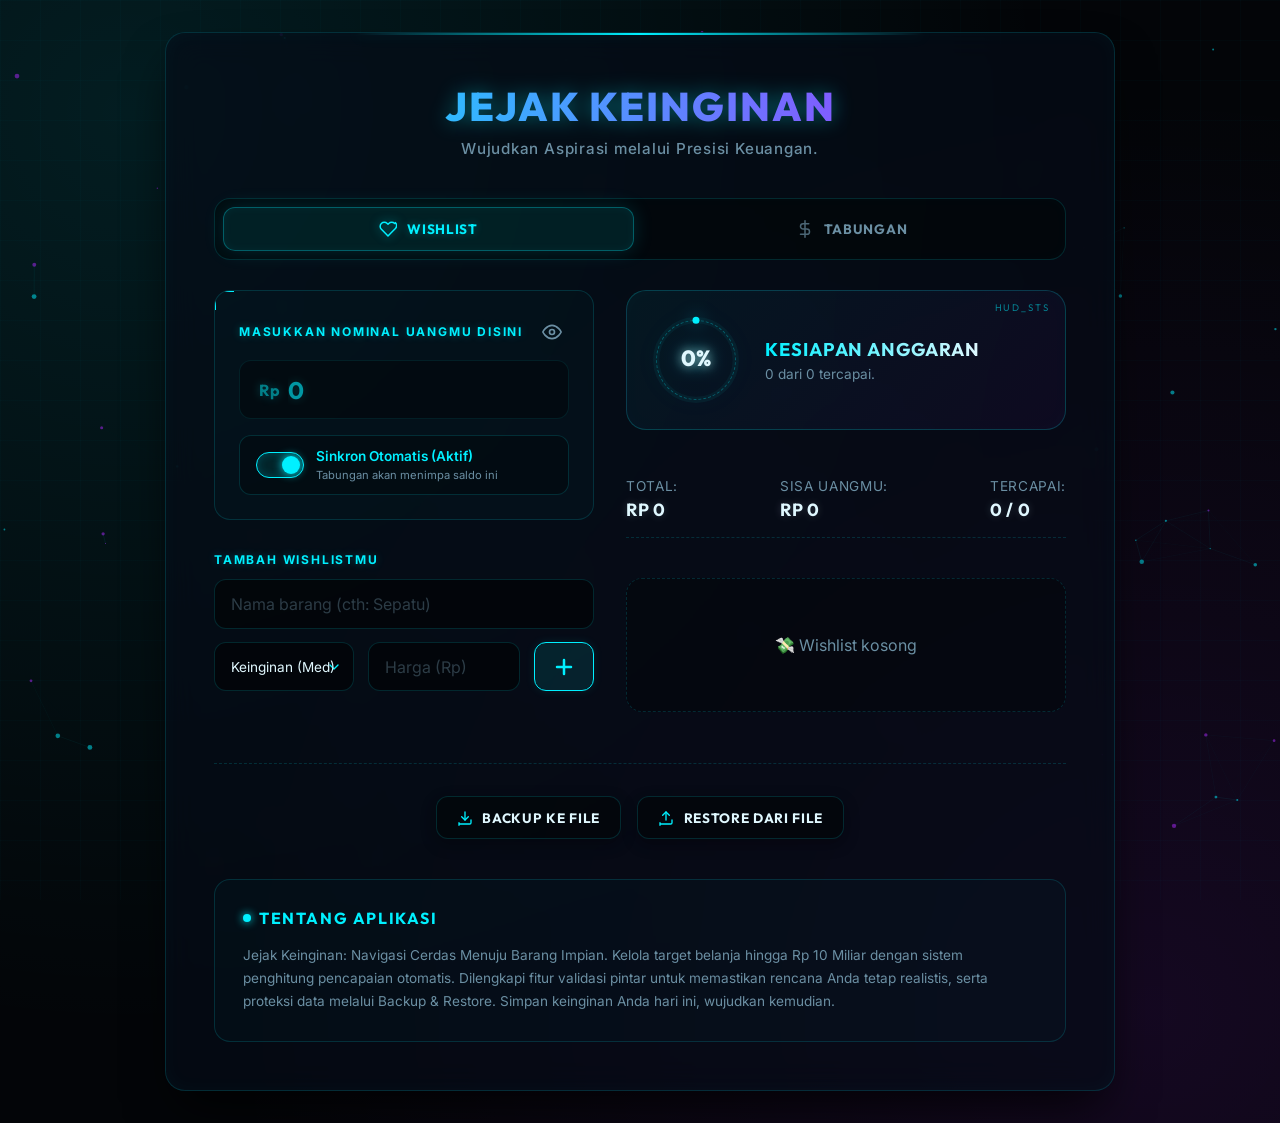
<file: index.html>
<!DOCTYPE html>
<html lang="en">

<head>
    <meta charset="UTF-8">
    <meta name="viewport" content="width=device-width, initial-scale=1.0">
    <title>Jejak Keinginan</title>
    <link rel="icon" type="image/png" href="favicon.png">
    <!-- Google Fonts -->
    <link rel="preconnect" href="https://fonts.googleapis.com">
    <link rel="preconnect" href="https://fonts.gstatic.com" crossorigin>
    <link
        href="https://fonts.googleapis.com/css2?family=Inter:wght@400;600;700;800&family=Outfit:wght@500;700&display=swap"
        rel="stylesheet">
    <link rel="stylesheet" href="style.css">
</head>

<body>
    <canvas id="particleCanvas"></canvas>
    <div class="container">
        <header>
            <h1>Jejak Keinginan</h1>
            <p class="subtitle">Wujudkan Aspirasi melalui Presisi Keuangan.</p>
        </header>

        <nav class="tab-nav">
        <a href="index.html" class="tab-btn active">
            <svg width="18" height="18" viewBox="0 0 24 24" fill="none" stroke="currentColor" stroke-width="2"
                stroke-linecap="round" stroke-linejoin="round">
                <path
                    d="M20.84 4.61a5.5 5.5 0 0 0-7.78 0L12 5.67l-1.06-1.06a5.5 5.5 0 0 0-7.78 7.78l1.06 1.06L12 21.23l8.84-8.84 1.06-1.06a5.5 5.5 0 0 0 0-7.78z">
                </path>
            </svg>
            Wishlist
        </a>
        <a href="tabungan.html" class="tab-btn">
            <svg width="18" height="18" viewBox="0 0 24 24" fill="none" stroke="currentColor" stroke-width="2"
                stroke-linecap="round" stroke-linejoin="round">
                <line x1="12" y1="1" x2="12" y2="23"></line>
                <path d="M17 5H9.5a3.5 3.5 0 0 0 0 7h5a3.5 3.5 0 0 1 0 7H6"></path>
            </svg>
            Tabungan
        </a>
    </nav>

    <main id="tab-wishlist" class="dashboard-layout">
        <div class="panel-left">
            <section class="budget-section">
            <div class="budget-header">
                <label class="label" for="budgetInput">Masukkan Nominal Uangmu Disini</label>
                <button id="toggleVisibility" class="btn-toggle" title="Tampilkan/Sembunyikan Nominal">
                    <svg id="eyeIcon" width="20" height="20" viewBox="0 0 24 24" fill="none" stroke="currentColor"
                        stroke-width="2" stroke-linecap="round" stroke-linejoin="round">
                        <!-- Path will be handled by JS -->
                    </svg>
                </button>
            </div>
            <div class="input-wrapper">
                <span class="currency-prefix">Rp</span>
                <input type="text" id="budgetInput" placeholder="0">
            </div>
            <div class="sync-control" style="margin-top: 16px; display: flex; align-items: center; gap: 12px; background: rgba(3, 5, 8, 0.4); padding: 12px 16px; border-radius: 12px; border: 1px solid var(--border);">
                <label class="switch">
                    <input type="checkbox" id="syncToggle" checked>
                    <span class="slider"></span>
                </label>
                <div style="display: flex; flex-direction: column;">
                    <span id="syncLabel" style="font-size: 0.85rem; font-weight: 600; color: var(--primary);">Sinkron Otomatis</span>
                    <span id="syncSubtext" style="font-size: 0.70rem; color: var(--text-muted); margin-top: 4px;">Tabungan akan menimpa saldo ini</span>
                </div>
            </div>
        </section>

        <section class="add-section">
            <label class="label">Tambah Wishlistmu</label>
            <div class="add-item-form">
                <input type="text" id="itemNameInput" placeholder="Nama barang (cth: Sepatu)">
                <div class="input-group">
                    <select id="itemPriorityInput" class="priority-select">
                        <option value="1">Utilitas (Low)</option>
                        <option value="2" selected>Keinginan (Med)</option>
                        <option value="3">Prioritas (High)</option>
                    </select>
                    <input type="text" id="itemPriceInput" placeholder="Harga (Rp)">
                    <button id="addItemBtn" class="btn-add">
                        <svg width="24" height="24" viewBox="0 0 24 24" fill="none" stroke="currentColor"
                            stroke-width="2.5" stroke-linecap="round" stroke-linejoin="round">
                            <line x1="12" y1="5" x2="12" y2="19"></line>
                            <line x1="5" y1="12" x2="19" y2="12"></line>
                        </svg>
                    </button>
                </div>
            </div>
        </section>
        </div>

        <div class="panel-right">
            <section class="list-section">
            <div class="progress-section">
                <div class="progress-visual">
                    <svg viewBox="0 0 36 36" class="circular-chart">
                        <defs>
                            <linearGradient id="progressGradient" x1="0%" y1="0%" x2="100%" y2="100%">
                                <stop offset="0%" stop-color="#00f0ff" />
                                <stop offset="100%" stop-color="#b026ff" />
                            </linearGradient>
                        </defs>
                        <path class="circle-bg"
                            d="M18 2.0845 a 15.9155 15.9155 0 0 1 0 31.831 a 15.9155 15.9155 0 0 1 0 -31.831" />
                        <path id="progressCircle" class="circle" stroke-dasharray="0, 100"
                            d="M18 2.0845 a 15.9155 15.9155 0 0 1 0 31.831 a 15.9155 15.9155 0 0 1 0 -31.831" />
                        <text x="18" y="20.35" class="percentage" id="progressText">0%</text>
                    </svg>
                </div>
                <div class="progress-info">
                    <h4>Kesiapan Anggaran</h4>
                    <p id="progressSubtext">Belum ada target yang tercapai.</p>
                </div>
            </div>

            <div class="wishlist-summary">
                <div class="summary-item">Total: <br><b id="totalCost">Rp 0</b></div>
                <div class="summary-item">Sisa Uangmu: <br><b id="remainingBudget">Rp 0</b></div>
                <div class="summary-item">Tercapai: <br><b id="achievedCount">0 / 0</b></div>
            </div>

            <div id="wishlistItems" class="wishlist-items">
                <!-- Items will be injected here by JS -->
            </div>
        </section>
        </div>
    </main>

    <!-- Data Management Section -->
    <section class="management-section">
        <div class="management-buttons">
            <button id="downloadBtn" class="btn-secondary">
                <svg width="16" height="16" viewBox="0 0 24 24" fill="none" stroke="currentColor" stroke-width="2"
                    stroke-linecap="round" stroke-linejoin="round">
                    <path d="M21 15v4a2 2 0 0 1-2 2H5a2 2 0 0 1-2-2v4"></path>
                    <polyline points="7 10 12 15 17 10"></polyline>
                    <line x1="12" y1="15" x2="12" y2="3"></line>
                </svg>
                Backup ke File
            </button>
            <button id="uploadBtn" class="btn-secondary">
                <svg width="16" height="16" viewBox="0 0 24 24" fill="none" stroke="currentColor" stroke-width="2"
                    stroke-linecap="round" stroke-linejoin="round">
                    <path d="M21 15v4a2 2 0 0 1-2 2H5a2 2 0 0 1-2-2v4"></path>
                    <polyline points="17 8 12 3 7 8"></polyline>
                    <line x1="12" y1="3" x2="12" y2="15"></line>
                </svg>
                Restore dari File
            </button>
            <input type="file" id="fileInput" accept=".json" style="display: none;">
        </div>
    </section>

    <!-- Tentang Section -->
    <section class="about-section">
        <h3>Tentang Aplikasi</h3>
        <p>Jejak Keinginan: Navigasi Cerdas Menuju Barang Impian.
            Kelola target belanja hingga Rp 10 Miliar dengan sistem penghitung pencapaian otomatis. Dilengkapi fitur
            validasi pintar untuk memastikan rencana Anda tetap realistis, serta proteksi data melalui Backup & Restore.
            Simpan keinginan Anda hari ini, wujudkan kemudian.</p>
    </section>
    </div>

    <script src="script.js"></script>
</body>

</html>
</file>
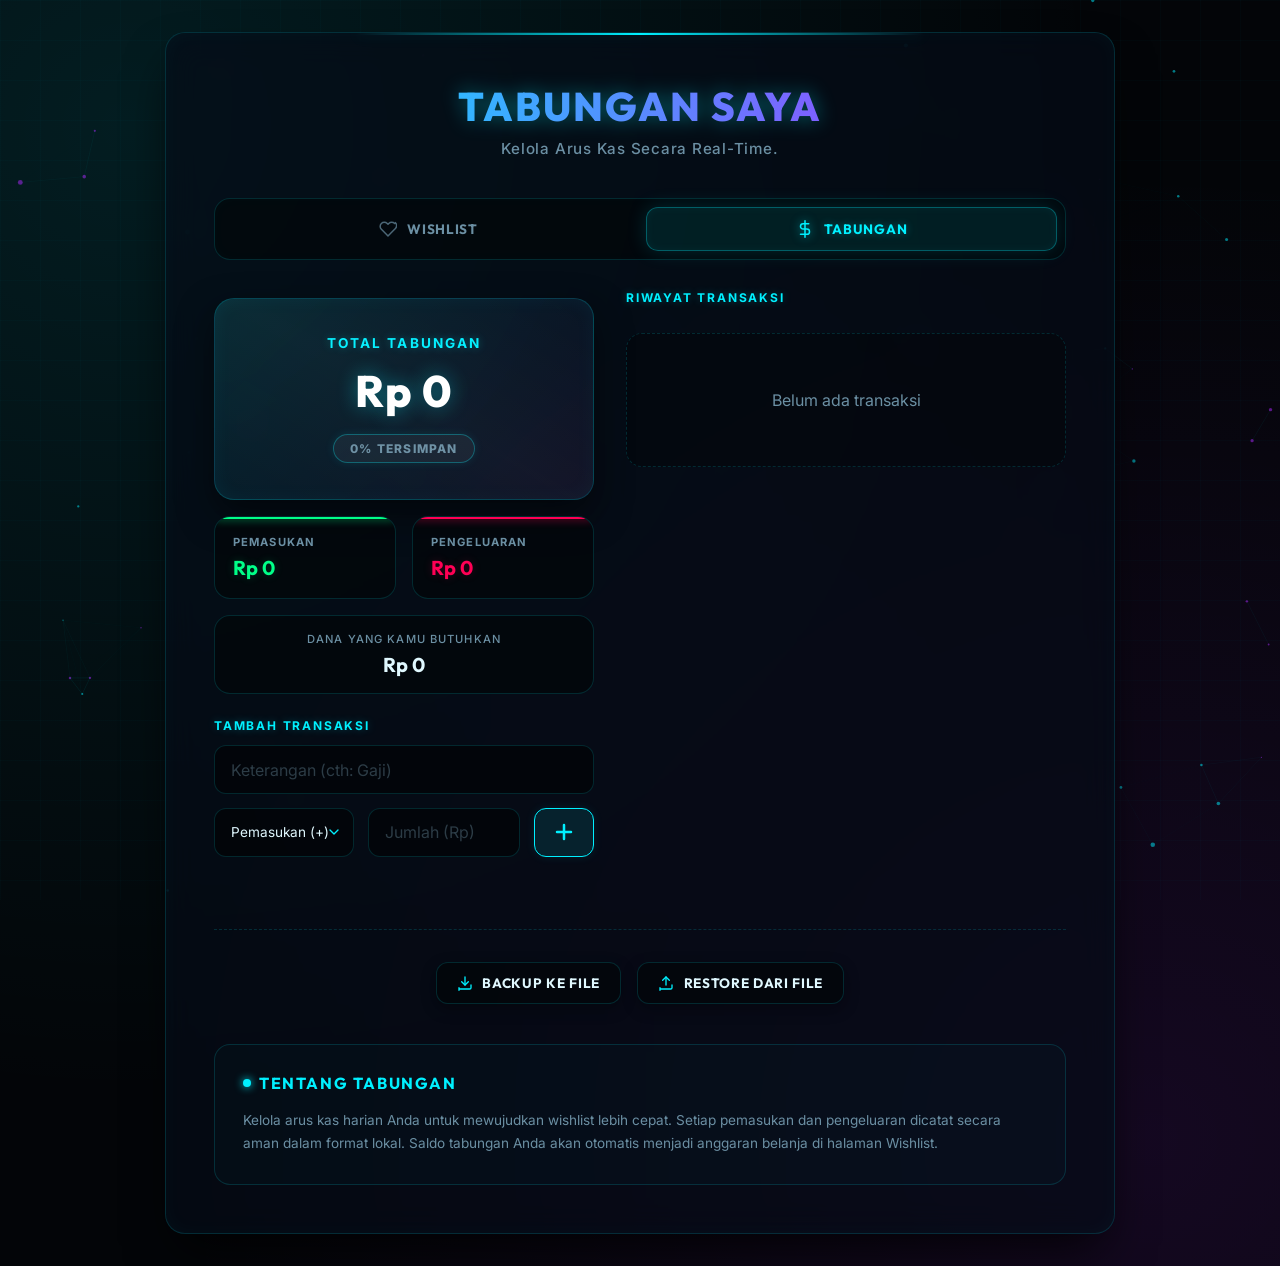
<file: tabungan.html>
<!DOCTYPE html>
<html lang="en">
<head>
    <meta charset="UTF-8">
    <meta name="viewport" content="width=device-width, initial-scale=1.0">
    <title>Tabungan - Jejak Keinginan</title>
    <link rel="icon" type="image/png" href="favicon.png">
    <!-- Google Fonts -->
    <link rel="preconnect" href="https://fonts.googleapis.com">
    <link rel="preconnect" href="https://fonts.gstatic.com" crossorigin>
    <link href="https://fonts.googleapis.com/css2?family=Inter:wght@400;600;700;800&family=Outfit:wght@500;700&display=swap" rel="stylesheet">
    <link rel="stylesheet" href="style.css">
</head>
<body>
    <canvas id="particleCanvas"></canvas>
    <div class="container">
        <header>
            <h1>Tabungan Saya</h1>
            <p class="subtitle">Kelola Arus Kas Secara Real-Time.</p>
        </header>

        <nav class="tab-nav">
            <a href="index.html" class="tab-btn">
                <svg width="18" height="18" viewBox="0 0 24 24" fill="none" stroke="currentColor" stroke-width="2" stroke-linecap="round" stroke-linejoin="round"><path d="M20.84 4.61a5.5 5.5 0 0 0-7.78 0L12 5.67l-1.06-1.06a5.5 5.5 0 0 0-7.78 7.78l1.06 1.06L12 21.23l8.84-8.84 1.06-1.06a5.5 5.5 0 0 0 0-7.78z"></path></svg>
                Wishlist
            </a>
            <a href="tabungan.html" class="tab-btn active">
                <svg width="18" height="18" viewBox="0 0 24 24" fill="none" stroke="currentColor" stroke-width="2" stroke-linecap="round" stroke-linejoin="round"><line x1="12" y1="1" x2="12" y2="23"></line><path d="M17 5H9.5a3.5 3.5 0 0 0 0 7h5a3.5 3.5 0 0 1 0 7H6"></path></svg>
                Tabungan
            </a>
        </nav>

        <main id="tab-tabungan" class="dashboard-layout">
            <div class="panel-left">
                <section class="savings-dashboard">
                <div class="balance-card">
                    <span class="label">Total Tabungan</span>
                    <h2 id="totalSavings">Rp 0</h2>
                    <div class="savings-rate" id="savingsRateBadge">0% Tersimpan</div>
                </div>
                <div class="savings-stats">
                    <div class="stat-box income">
                        <span>Pemasukan</span>
                        <b id="totalIncome">Rp 0</b>
                    </div>
                    <div class="stat-box expense">
                        <span>Pengeluaran</span>
                        <b id="totalExpense">Rp 0</b>
                    </div>
                </div>
                <div class="savings-stats" style="margin-top: 16px; grid-template-columns: 1fr;">
                    <div class="stat-box" style="display: flex; justify-content: space-between; align-items: center; padding: 16px 20px;">
                        <span style="font-weight: 500;">Dana yang kamu butuhkan</span>
                        <b id="netRemaining" style="font-size: 1.25rem;">Rp 0</b>
                    </div>
                </div>
            </section>

            <section class="add-section">
                <label class="label">Tambah Transaksi</label>
                <div class="add-item-form trans-form">
                    <input type="text" id="transNameInput" placeholder="Keterangan (cth: Gaji)">
                    <div class="input-group">
                        <select id="transTypeInput" class="priority-select">
                            <option value="income">Pemasukan (+)</option>
                            <option value="expense">Pengeluaran (-)</option>
                        </select>
                        <input type="text" id="transAmountInput" placeholder="Jumlah (Rp)">
                        <button id="addTransBtn" class="btn-add">
                            <svg width="24" height="24" viewBox="0 0 24 24" fill="none" stroke="currentColor" stroke-width="2.5" stroke-linecap="round" stroke-linejoin="round"><line x1="12" y1="5" x2="12" y2="19"></line><line x1="5" y1="12" x2="19" y2="12"></line></svg>
                        </button>
                    </div>
                </div>
            </section>
            </div>

            <div class="panel-right">
                <section class="history-section">
                <label class="label">Riwayat Transaksi</label>
                <div id="savingsItems" class="wishlist-items">
                    <!-- Transactions will be injected here by JS -->
                </div>
            </section>
            </div>
        </main>

        <!-- Data Management Section -->
        <section class="management-section">
            <div class="management-buttons">
                <button id="downloadBtn" class="btn-secondary">
                    <svg width="16" height="16" viewBox="0 0 24 24" fill="none" stroke="currentColor" stroke-width="2" stroke-linecap="round" stroke-linejoin="round"><path d="M21 15v4a2 2 0 0 1-2 2H5a2 2 0 0 1-2-2v4"></path><polyline points="7 10 12 15 17 10"></polyline><line x1="12" y1="15" x2="12" y2="3"></line></svg>
                    Backup ke File
                </button>
                <button id="uploadBtn" class="btn-secondary">
                    <svg width="16" height="16" viewBox="0 0 24 24" fill="none" stroke="currentColor" stroke-width="2" stroke-linecap="round" stroke-linejoin="round"><path d="M21 15v4a2 2 0 0 1-2 2H5a2 2 0 0 1-2-2v4"></path><polyline points="17 8 12 3 7 8"></polyline><line x1="12" y1="3" x2="12" y2="15"></line></svg>
                    Restore dari File
                </button>
                <input type="file" id="fileInput" accept=".json" style="display: none;">
            </div>
        </section>

        <!-- Tentang Section -->
        <section class="about-section">
            <h3>Tentang Tabungan</h3>
            <p>Kelola arus kas harian Anda untuk mewujudkan wishlist lebih cepat. Setiap pemasukan dan pengeluaran dicatat secara aman dalam format lokal. Saldo tabungan Anda akan otomatis menjadi anggaran belanja di halaman Wishlist.</p>
        </section>
    </div>

    <script src="script.js"></script>
</body>
</html>
</file>
<file: style.css>
:root {
    --primary: #00f0ff; /* Neon Cyan */
    --primary-hover: #00d0dd;
    --bg-dark: #030508; /* Void Black */
    --card-bg: rgba(7, 12, 23, 0.7); /* Deep Glass */
    --text-main: #e0f8ff; /* Ice White */
    --text-muted: #6b8fa3; /* Muted Cyber Blue */
    --success: #00ff88; /* Neon Green */
    --danger: #ff0055; /* Neon Pink/Red */
    --accent: #b026ff; /* Electric Purple */
    --border: rgba(0, 240, 255, 0.15);
    --border-hover: rgba(0, 240, 255, 0.4);
    
    --priority-high: #ff0055;
    --priority-med: #ffb800;
    --priority-low: #6b8fa3;

    --glow-shadow: 0 0 15px rgba(0, 240, 255, 0.15);
    --glow-accent: 0 0 20px rgba(176, 38, 255, 0.2);
    --glow-text: 0 0 8px rgba(0, 240, 255, 0.5);
}

.negative {
    color: var(--danger) !important;
    text-shadow: 0 0 8px rgba(255, 0, 85, 0.5);
}

* {
    margin: 0;
    padding: 0;
    box-sizing: border-box;
    font-family: 'Inter', system-ui, -apple-system, sans-serif;
}

/* Futuristic grid overlay */
body::before {
    content: "";
    position: fixed;
    top: 0; left: 0; right: 0; bottom: 0;
    background: 
        linear-gradient(rgba(0, 240, 255, 0.02) 1px, transparent 1px),
        linear-gradient(90deg, rgba(0, 240, 255, 0.02) 1px, transparent 1px);
    background-size: 40px 40px;
    z-index: -1;
    pointer-events: none;
}

#particleCanvas {
    position: fixed;
    top: 0;
    left: 0;
    width: 100vw;
    height: 100vh;
    z-index: -2;
    pointer-events: none;
}

/* Improved base responsiveness */
body {
    background-color: var(--bg-dark);
    color: var(--text-main);
    min-height: 100vh;
    display: flex;
    justify-content: center;
    align-items: flex-start;
    padding: 2rem 1rem;
    background-image: 
        radial-gradient(circle at 10% 10%, rgba(0, 240, 255, 0.1) 0%, transparent 60%),
        radial-gradient(circle at 90% 90%, rgba(176, 38, 255, 0.1) 0%, transparent 60%);
    overflow-x: hidden;
}

.container {
    width: 100%;
    max-width: 600px;
    background: var(--card-bg);
    backdrop-filter: blur(16px);
    -webkit-backdrop-filter: blur(16px);
    border: 1px solid var(--border);
    border-radius: 20px;
    padding: 2.5rem;
    box-shadow: 0 25px 50px -12px rgba(0, 0, 0, 0.8), inset 0 0 20px rgba(0, 240, 255, 0.03);
    margin: 0 auto;
    transition: all 0.3s ease;
    position: relative;
    overflow: hidden;
}

/* Sci-fi top border accent */
.container::after {
    content: "";
    position: absolute;
    top: 0;
    left: 20%;
    right: 20%;
    height: 2px;
    background: linear-gradient(90deg, transparent, var(--primary), transparent);
    box-shadow: var(--glow-shadow);
}

@media (min-width: 800px) {
    .container {
        max-width: 950px;
        padding: 3rem;
    }
}

/* Base Dashboard Layout (Mobile) */
.dashboard-layout {
    display: flex;
    flex-direction: column;
    gap: 0;
}

.panel-left, .panel-right {
    width: 100%;
}

@media (min-width: 800px) {
    /* Side-by-Side Dashboard Layout (Desktop) */
    .dashboard-layout {
        flex-direction: row;
        align-items: flex-start;
        gap: 32px;
    }

    .panel-left {
        flex: 0 0 380px; /* Fixed width side panel */
        position: sticky;
        top: 32px;
    }

    .panel-right {
        flex: 1;
        min-width: 0;
    }
}

header {
    text-align: center;
    margin-bottom: 2.5rem;
}

h1 {
    font-size: 2.5rem;
    font-family: 'Outfit', sans-serif;
    font-weight: 800;
    letter-spacing: 0.05em;
    background: linear-gradient(to right, var(--primary), var(--accent));
    -webkit-background-clip: text;
    background-clip: text;
    -webkit-text-fill-color: transparent;
    margin-bottom: 0.5rem;
    text-transform: uppercase;
    filter: drop-shadow(0 0 10px rgba(0, 240, 255, 0.4));
}

.subtitle {
    color: var(--text-muted);
    font-size: 0.95rem;
    letter-spacing: 0.05em;
    font-weight: 500;
}

.budget-section {
    background: rgba(0, 240, 255, 0.02);
    border: 1px solid var(--border);
    border-radius: 16px;
    padding: 1.5rem;
    margin-bottom: 2rem;
    position: relative;
    overflow: hidden;
}

/* Subtle glowing corner accents for panels */
.budget-section::before {
    content: "";
    position: absolute;
    top: -1px; left: -1px; width: 20px; height: 2px;
    background: var(--primary);
}
.budget-section::after {
    content: "";
    position: absolute;
    top: -1px; left: -1px; width: 2px; height: 20px;
    background: var(--primary);
}

.label {
    display: block;
    font-size: 0.75rem;
    font-weight: 700;
    color: var(--primary);
    margin-bottom: 0.75rem;
    text-transform: uppercase;
    letter-spacing: 0.15em;
    text-shadow: 0 0 8px rgba(0, 240, 255, 0.3);
}

.budget-header {
    display: flex;
    justify-content: space-between;
    align-items: center;
    margin-bottom: 0.75rem;
}

.budget-header .label {
    margin-bottom: 0;
}

.btn-toggle {
    background: transparent;
    border: 1px solid transparent;
    color: var(--text-muted);
    cursor: pointer;
    padding: 0.35rem;
    border-radius: 8px;
    display: flex;
    align-items: center;
    justify-content: center;
    transition: all 0.2s;
}

.btn-toggle:hover {
    color: var(--primary);
    border-color: var(--border);
    background: rgba(0, 240, 255, 0.05);
    box-shadow: var(--glow-shadow);
}

.input-wrapper {
    position: relative;
    display: flex;
    align-items: center;
}

.currency-prefix {
    position: absolute;
    left: 1.25rem;
    color: var(--primary);
    font-weight: 700;
    font-family: 'Outfit', sans-serif;
    letter-spacing: 0.05em;
    text-shadow: var(--glow-text);
}

input, select {
    width: 100%;
    background: rgba(3, 5, 8, 0.8);
    border: 1px solid var(--border);
    border-radius: 12px;
    padding: 0.85rem 1rem;
    color: var(--text-main);
    font-size: 1rem;
    transition: all 0.3s cubic-bezier(0.4, 0, 0.2, 1);
    font-family: inherit;
}

/* Sci-fi focus effects */
input:focus, select:focus {
    outline: none;
    border-color: var(--primary);
    background: rgba(0, 240, 255, 0.03);
    box-shadow: 0 0 15px rgba(0, 240, 255, 0.2), inset 0 0 10px rgba(0, 240, 255, 0.05);
}

input::placeholder {
    color: rgba(107, 143, 163, 0.4);
}

.input-error {
    border-color: var(--danger) !important;
    box-shadow: 0 0 15px rgba(255, 0, 85, 0.3), inset 0 0 10px rgba(255, 0, 85, 0.1) !important;
    animation: glitch 0.3s cubic-bezier(.36,.07,.19,.97) both;
}

@keyframes glitch {
    0% { transform: translate(0) }
    20% { transform: translate(-4px, 2px) }
    40% { transform: translate(4px, -2px) }
    60% { transform: translate(-4px, -2px) }
    80% { transform: translate(4px, 2px) }
    100% { transform: translate(0) }
}

.budget-section input {
    padding-left: 3rem;
    font-size: 1.5rem;
    font-family: 'Outfit', sans-serif;
    font-weight: 700;
    color: var(--primary);
    text-shadow: 0 0 10px rgba(0, 240, 255, 0.3);
}

.add-item-form {
    display: flex;
    flex-direction: column;
    gap: 0.85rem;
    margin-bottom: 2rem;
}

.priority-select {
    color: var(--text-main);
    font-size: 0.85rem;
    cursor: pointer;
    background-image: url("data:image/svg+xml,%3Csvg xmlns='http://www.w3.org/2000/svg' width='24' height='24' viewBox='0 0 24 24' fill='none' stroke='%2300f0ff' stroke-width='2' stroke-linecap='round' stroke-linejoin='round'%3E%3Cpolyline points='6 9 12 15 18 9'%3E%3C/polyline%3E%3C/svg%3E");
    background-repeat: no-repeat;
    background-position: right 0.7rem top 50%;
    background-size: 1rem auto;
    appearance: none;
    -webkit-appearance: none;
}

.priority-select option {
    background: var(--bg-dark);
    color: var(--text-main);
}

.input-group {
    display: grid;
    grid-template-columns: 140px 1fr 60px;
    gap: 0.85rem;
}

.btn-add {
    background: rgba(0, 240, 255, 0.1);
    color: var(--primary);
    border: 1px solid var(--primary);
    border-radius: 12px;
    cursor: pointer;
    font-weight: 600;
    transition: all 0.3s ease;
    display: flex;
    align-items: center;
    justify-content: center;
    box-shadow: 0 0 10px rgba(0, 240, 255, 0.1);
}

.btn-add:hover {
    background: var(--primary);
    color: var(--bg-dark);
    box-shadow: 0 0 20px rgba(0, 240, 255, 0.4);
    transform: translateY(-2px);
}

.btn-add:active {
    transform: translateY(0);
}

.btn-add.editing {
    background: rgba(0, 255, 136, 0.1);
    color: var(--success);
    border-color: var(--success);
    box-shadow: 0 0 10px rgba(0, 255, 136, 0.1);
}
.btn-add.editing:hover {
    background: var(--success);
    color: var(--bg-dark);
    box-shadow: 0 0 20px rgba(0, 255, 136, 0.4);
}

.wishlist-summary {
    display: flex;
    justify-content: space-between;
    padding: 1rem 0;
    border-bottom: 1px dashed var(--border);
    margin-bottom: 1.5rem;
    font-size: 0.85rem;
    color: var(--text-muted);
    text-transform: uppercase;
    letter-spacing: 0.05em;
}

.summary-item b {
    color: var(--text-main);
    font-size: 1.1rem;
    font-family: 'Outfit', sans-serif;
    display: block;
    margin-top: 4px;
    text-shadow: 0 0 8px rgba(224, 248, 255, 0.2);
}

.wishlist-items {
    display: flex;
    flex-direction: column;
    gap: 1rem;
}

/* Progress Section */
.progress-section {
    background: linear-gradient(135deg, rgba(0, 240, 255, 0.05), rgba(176, 38, 255, 0.05));
    border: 1px solid rgba(0, 240, 255, 0.2);
    border-radius: 20px;
    padding: 1.5rem;
    margin-bottom: 2rem;
    display: flex;
    align-items: center;
    gap: 1.5rem;
    position: relative;
    box-shadow: inset 0 0 20px rgba(0, 240, 255, 0.02);
}

.progress-section::before {
    content: "HUD_STS";
    position: absolute;
    top: 10px; right: 15px;
    font-size: 0.6rem;
    color: var(--primary);
    opacity: 0.5;
    letter-spacing: 0.2em;
    font-family: 'Outfit', sans-serif;
}

.progress-visual {
    width: 90px;
    height: 90px;
    position: relative;
}

/* Sci-fi rotating inner ring */
.progress-visual::after {
    content: "";
    position: absolute;
    top: 5px; left: 5px; right: 5px; bottom: 5px;
    border: 1px dashed rgba(0, 240, 255, 0.3);
    border-radius: 50%;
    animation: rotate 15s linear infinite;
    pointer-events: none;
}

@keyframes rotate {
    100% { transform: rotate(360deg); }
}

.circular-chart {
    display: block;
    margin: 0 auto;
    max-width: 100%;
    max-height: 100%;
    filter: drop-shadow(0 0 8px rgba(0, 240, 255, 0.5));
}

.circle-bg {
    fill: none;
    stroke: rgba(0, 240, 255, 0.05);
    stroke-width: 2.5;
}

.circle {
    fill: none;
    stroke: url(#progressGradient);
    stroke: var(--primary);
    stroke-width: 2.8;
    stroke-linecap: round;
    transition: stroke-dasharray 0.8s cubic-bezier(0.175, 0.885, 0.32, 1.275);
}

.percentage {
    fill: var(--text-main);
    font-family: 'Outfit', sans-serif;
    font-size: 0.55rem;
    font-weight: 800;
    text-anchor: middle;
    text-shadow: 0 0 10px rgba(255,255,255,0.5);
}

.progress-info h4 {
    font-size: 1.15rem;
    font-family: 'Outfit', sans-serif;
    font-weight: 700;
    margin-bottom: 0.35rem;
    background: linear-gradient(to right, var(--primary), var(--text-main));
    -webkit-background-clip: text;
    background-clip: text;
    -webkit-text-fill-color: transparent;
    text-transform: uppercase;
    letter-spacing: 0.05em;
}

.progress-info p {
    font-size: 0.85rem;
    color: var(--text-muted);
}

/* Item Cards */
.item-card {
    background: rgba(3, 5, 10, 0.4);
    border: 1px solid var(--border);
    border-radius: 16px;
    padding: 1.25rem;
    display: flex;
    justify-content: space-between;
    align-items: center;
    transition: all 0.3s cubic-bezier(0.4, 0, 0.2, 1);
    animation: slideIn 0.4s cubic-bezier(0.175, 0.885, 0.32, 1.1) forwards;
    gap: 1rem;
    position: relative;
    overflow: hidden;
}

.item-card:hover {
    transform: translateY(-2px) scale(1.01);
    border-color: var(--border-hover);
    box-shadow: 0 10px 20px rgba(0, 0, 0, 0.5), 0 0 15px rgba(0, 240, 255, 0.1);
    background: rgba(0, 240, 255, 0.03);
}

/* Glowing side strip for item cards */
.item-card::before {
    content: "";
    position: absolute;
    left: 0; top: 0; bottom: 0;
    width: 3px;
    background: var(--border);
    transition: all 0.3s ease;
}

.item-card:hover::before {
    background: var(--primary);
    box-shadow: 2px 0 8px var(--primary);
}

@keyframes slideIn {
    from { opacity: 0; transform: translateY(15px); }
    to { opacity: 1; transform: translateY(0); }
}

.item-card.affordable {
    background: rgba(0, 255, 136, 0.03);
    border-color: rgba(0, 255, 136, 0.3);
}

.item-card.affordable::before {
    background: var(--success);
    box-shadow: 2px 0 8px rgba(0, 255, 136, 0.5);
}

.item-card.affordable:hover {
    box-shadow: 0 10px 20px rgba(0, 0, 0, 0.5), 0 0 15px rgba(0, 255, 136, 0.1);
    background: rgba(0, 255, 136, 0.05);
}

.item-info {
    display: flex;
    flex-direction: column;
    flex: 1;
}

.item-progress-container {
    width: 100%;
    height: 6px;
    background: rgba(0, 240, 255, 0.05);
    border-radius: 3px;
    margin-top: 10px;
    overflow: hidden;
    position: relative;
}

.item-progress-bar {
    height: 100%;
    background: linear-gradient(90deg, var(--accent), var(--primary));
    border-radius: 3px;
    transition: width 0.8s cubic-bezier(0.175, 0.885, 0.32, 1.275);
    box-shadow: 0 0 10px rgba(0, 240, 255, 0.5);
}

.affordable .item-progress-bar {
    background: linear-gradient(90deg, #00b35f, var(--success));
    box-shadow: 0 0 10px rgba(0, 255, 136, 0.5);
}

.item-name {
    font-weight: 700;
    font-size: 1.1rem;
    font-family: 'Outfit', sans-serif;
    letter-spacing: 0.02em;
    color: var(--text-main);
}

.item-price {
    font-size: 0.85rem;
    color: var(--text-muted);
    font-family: 'Outfit', sans-serif;
    margin-top: 2px;
}

.priority-badge {
    font-size: 0.6rem;
    font-weight: 800;
    text-transform: uppercase;
    letter-spacing: 0.1em;
    padding: 3px 8px;
    border-radius: 4px;
    margin-bottom: 6px;
    display: inline-block;
    width: fit-content;
    border: 1px solid transparent;
}

.priority-3 { background: rgba(255, 0, 85, 0.1); color: var(--danger); border-color: rgba(255, 0, 85, 0.3); text-shadow: 0 0 5px rgba(255, 0, 85, 0.3); }
.priority-2 { background: rgba(255, 184, 0, 0.1); color: var(--priority-med); border-color: rgba(255, 184, 0, 0.3); text-shadow: 0 0 5px rgba(255, 184, 0, 0.3); }
.priority-1 { background: rgba(107, 143, 163, 0.1); color: var(--text-muted); border-color: rgba(107, 143, 163, 0.3); }

.affordable .item-status {
    color: var(--success);
    font-size: 0.75rem;
    font-weight: 800;
    text-transform: uppercase;
    letter-spacing: 0.1em;
    display: flex;
    align-items: center;
    gap: 0.35rem;
    text-shadow: 0 0 8px rgba(0, 255, 136, 0.4);
}

.item-actions {
    display: flex;
    gap: 0.5rem;
}

.btn-delete {
    background: rgba(255, 0, 85, 0.05);
    border: 1px solid transparent;
    color: var(--danger);
    cursor: pointer;
    padding: 0.5rem;
    border-radius: 8px;
    transition: all 0.2s;
}

.btn-delete:hover {
    background: rgba(255, 0, 85, 0.15);
    border-color: rgba(255, 0, 85, 0.4);
    box-shadow: 0 0 10px rgba(255, 0, 85, 0.2);
    transform: scale(1.05);
}

/* Nav/Tabs */
.tab-nav {
    display: flex;
    gap: 12px;
    margin-bottom: 30px;
    background: rgba(3, 5, 8, 0.6);
    padding: 8px;
    border-radius: 16px;
    border: 1px solid var(--border);
    width: 100%;
    box-shadow: inset 0 0 15px rgba(0, 240, 255, 0.02);
}

.tab-btn {
    flex: 1;
    display: flex;
    align-items: center;
    justify-content: center;
    gap: 10px;
    padding: 12px 16px;
    border: 1px solid transparent;
    background: transparent;
    color: var(--text-muted);
    font-weight: 700;
    font-family: 'Outfit', sans-serif;
    letter-spacing: 0.05em;
    text-transform: uppercase;
    cursor: pointer;
    border-radius: 12px;
    transition: all 0.3s cubic-bezier(0.175, 0.885, 0.32, 1.275);
    text-decoration: none;
    font-size: 0.85rem;
}

.tab-btn svg {
    opacity: 0.7;
    transition: all 0.3s ease;
}

.tab-btn:hover {
    background: rgba(0, 240, 255, 0.05);
    color: var(--text-main);
}

.tab-btn:active {
    transform: scale(0.97);
}

.tab-btn.active {
    background: rgba(0, 240, 255, 0.1);
    border-color: rgba(0, 240, 255, 0.3);
    color: var(--primary);
    box-shadow: 0 0 20px rgba(0, 240, 255, 0.15), inset 0 0 10px rgba(0, 240, 255, 0.05);
    text-shadow: 0 0 8px rgba(0, 240, 255, 0.3);
}

.tab-btn.active svg {
    opacity: 1;
    color: var(--primary);
    filter: drop-shadow(0 0 5px rgba(0, 240, 255, 0.5));
}

.tab-content {
    display: none;
    animation: fadeIn 0.5s cubic-bezier(0.175, 0.885, 0.32, 1.1) forwards;
}

.tab-content.active {
    display: block;
}

@keyframes fadeIn {
    from { opacity: 0; transform: translateY(15px); filter: blur(5px); }
    to { opacity: 1; transform: translateY(0); filter: blur(0); }
}

/* Savings Dashboard */
.savings-dashboard {
    margin-bottom: 24px;
}

.balance-card {
    background: linear-gradient(135deg, rgba(0, 240, 255, 0.1), rgba(176, 38, 255, 0.05));
    padding: 36px 24px;
    border-radius: 20px;
    border: 1px solid rgba(0, 240, 255, 0.2);
    text-align: center;
    margin-bottom: 16px;
    margin-top: 8px;
    box-shadow: 0 15px 35px rgba(0, 0, 0, 0.5), inset 0 0 20px rgba(0, 240, 255, 0.05);
    position: relative;
    overflow: hidden;
}

/* Scanning effect over balance */
.balance-card::after {
    content: "";
    position: absolute;
    top: -50%; left: -50%; width: 200%; height: 200%;
    background: linear-gradient(rgba(255,255,255,0), rgba(255,255,255,0.03), rgba(255,255,255,0));
    transform: rotate(30deg);
    animation: scan 8s linear infinite;
    pointer-events: none;
}

@keyframes scan {
    0% { transform: rotate(30deg) translateY(100%); }
    100% { transform: rotate(30deg) translateY(-100%); }
}

.balance-card .label {
    font-size: 0.85rem;
    color: var(--primary);
    text-transform: uppercase;
    letter-spacing: 0.15em;
    font-weight: 700;
    margin-bottom: 12px;
    display: block;
    text-shadow: 0 0 8px rgba(0, 240, 255, 0.3);
}

.balance-card h2 {
    font-size: 2.75rem;
    font-family: 'Outfit', sans-serif;
    font-weight: 800;
    margin: 0;
    color: #ffffff;
    text-shadow: 0 0 20px rgba(0, 240, 255, 0.4);
    letter-spacing: 0.02em;
}

.savings-rate {
    display: inline-block;
    padding: 6px 16px;
    border-radius: 20px;
    font-size: 0.75rem;
    font-weight: 800;
    text-transform: uppercase;
    letter-spacing: 0.1em;
    background: rgba(0, 240, 255, 0.1);
    border: 1px solid rgba(0, 240, 255, 0.3);
    color: var(--primary);
    margin-top: 16px;
    transition: all 0.3s ease;
    box-shadow: 0 0 10px rgba(0, 240, 255, 0.1);
}

.savings-stats {
    display: grid;
    grid-template-columns: 1fr 1fr;
    gap: 16px;
}

.stat-box {
    background: rgba(3, 5, 8, 0.6);
    padding: 18px;
    border-radius: 16px;
    border: 1px solid var(--border);
    display: flex;
    flex-direction: column;
    gap: 6px;
    transition: all 0.3s ease;
    position: relative;
    overflow: hidden;
}

.stat-box:hover {
    border-color: rgba(0, 240, 255, 0.3);
    background: rgba(0, 240, 255, 0.03);
    box-shadow: 0 5px 15px rgba(0, 0, 0, 0.3);
}

.stat-box span {
    font-size: 0.7rem;
    color: var(--text-muted);
    text-transform: uppercase;
    letter-spacing: 0.1em;
    font-weight: 700;
}

.stat-box b {
    font-size: 1.25rem;
    font-family: 'Outfit', sans-serif;
    color: var(--text-main);
}

.stat-box.income::before { content: ""; position: absolute; top: 0; left: 0; right: 0; height: 2px; background: var(--success); box-shadow: 0 0 8px var(--success); }
.stat-box.expense::before { content: ""; position: absolute; top: 0; left: 0; right: 0; height: 2px; background: var(--danger); box-shadow: 0 0 8px var(--danger); }

.stat-box.income b { color: var(--success); text-shadow: 0 0 10px rgba(0, 255, 136, 0.2); }
.stat-box.expense b { color: var(--danger); text-shadow: 0 0 10px rgba(255, 0, 85, 0.2); }

/* Transaction History */
.trans-item {
    border-left: 3px solid var(--primary);
}

.trans-item.type-income { border-left-color: var(--success); box-shadow: -2px 0 10px rgba(0,255,136,0.1); }
.trans-item.type-expense { border-left-color: var(--danger); box-shadow: -2px 0 10px rgba(255,0,85,0.1); }

.trans-date {
    font-size: 0.7rem;
    color: var(--text-muted);
    margin-bottom: 6px;
    font-family: 'Outfit', monospace;
    letter-spacing: 0.05em;
}

.management-section {
    margin-top: 2.5rem;
    padding-top: 2rem;
    border-top: 1px dashed var(--border);
}

.management-buttons {
    display: flex;
    gap: 1rem;
    justify-content: center;
}

.btn-secondary {
    background: rgba(3, 5, 8, 0.6);
    color: var(--text-main);
    border: 1px solid var(--border);
    border-radius: 12px;
    padding: 0.7rem 1.25rem;
    font-size: 0.85rem;
    font-family: 'Outfit', sans-serif;
    font-weight: 700;
    text-transform: uppercase;
    letter-spacing: 0.05em;
    cursor: pointer;
    display: flex;
    align-items: center;
    gap: 0.6rem;
    transition: all 0.3s;
    box-shadow: 0 5px 15px rgba(0, 0, 0, 0.3);
}

.btn-secondary svg {
    color: var(--primary);
}

.btn-secondary:hover {
    background: rgba(0, 240, 255, 0.05);
    color: var(--primary);
    border-color: rgba(0, 240, 255, 0.4);
    box-shadow: 0 5px 20px rgba(0, 240, 255, 0.15);
    transform: translateY(-2px);
}

.about-section {
    margin-top: 2.5rem;
    padding: 1.75rem;
    background: rgba(0, 240, 255, 0.02);
    border-radius: 16px;
    border: 1px solid var(--border);
    position: relative;
    overflow: hidden;
}

.about-section h3 {
    font-size: 1rem;
    margin-bottom: 1rem;
    color: var(--primary);
    font-family: 'Outfit', sans-serif;
    text-transform: uppercase;
    letter-spacing: 0.1em;
    display: flex;
    align-items: center;
    gap: 8px;
}

.about-section h3::before {
    content: "";
    display: block;
    width: 8px; height: 8px;
    background: var(--primary);
    border-radius: 50%;
    box-shadow: 0 0 8px var(--primary);
}

.about-section p {
    font-size: 0.85rem;
    line-height: 1.7;
    color: var(--text-muted);
}

.empty-state {
    text-align: center;
    padding: 3.5rem 0;
    color: var(--text-muted);
    background: rgba(3, 5, 8, 0.4);
    border: 1px dashed var(--border);
    border-radius: 16px;
    margin-top: 1rem;
}

.empty-icon {
    font-size: 3rem;
    margin-bottom: 1rem;
    opacity: 0.4;
    filter: drop-shadow(0 0 10px rgba(0,240,255,0.2));
}

/* Custom Scrollbar */
::-webkit-scrollbar {
    width: 6px;
}
::-webkit-scrollbar-track {
    background: var(--bg-dark);
}
::-webkit-scrollbar-thumb {
    background: rgba(0, 240, 255, 0.2);
    border-radius: 10px;
}
::-webkit-scrollbar-thumb:hover {
    background: rgba(0, 240, 255, 0.5);
    box-shadow: 0 0 10px var(--primary);
}

/* Responsive Media Queries */

/* Tablet and below */
@media (max-width: 768px) {
    .container {
        padding: 2rem;
        border-radius: 20px;
    }
    
    h1 {
        font-size: 2.2rem;
    }
}

/* Standard Mobile */
@media (max-width: 600px) {
    body {
        padding: 1rem 0.5rem;
    }

    .container {
        padding: 1.5rem;
        border-radius: 16px;
    }

    .wishlist-summary {
        flex-direction: column;
        gap: 0.75rem;
        align-items: flex-start;
        padding: 1rem 0;
    }

    .summary-item {
        display: flex;
        justify-content: space-between;
        align-items: center;
        width: 100%;
        border-bottom: 1px solid rgba(0, 240, 255, 0.05);
        padding-bottom: 0.75rem;
    }
    
    .summary-item b {
        margin-top: 0;
    }

    .summary-item:last-child {
        border-bottom: none;
        padding-bottom: 0;
    }

    .input-group {
        grid-template-columns: 1fr 50px;
    }
    
    .priority-select {
        grid-column: span 2;
    }
}

/* Small Mobile */
@media (max-width: 400px) {
    h1 {
        font-size: 1.85rem;
    }
    
    .subtitle {
        font-size: 0.8rem;
    }

    .budget-section {
        padding: 1.25rem;
    }

    .budget-section input {
        font-size: 1.25rem;
    }

    .item-card {
        flex-direction: column;
        align-items: flex-start;
        gap: 1rem;
    }

    .item-actions {
        width: 100%;
        justify-content: flex-end;
        border-top: 1px solid rgba(0, 240, 255, 0.1);
        padding-top: 0.85rem;
    }

    .management-buttons {
        flex-direction: column;
        width: 100%;
    }

    .btn-secondary {
        width: 100%;
        justify-content: center;
    }
}

/* Height adjustments for very short screens */
@media (max-height: 500px) {
    body {
        padding: 0.5rem;
    }
    
    header {
        margin-bottom: 1.5rem;
    }
}

/* Toggle Switch Component */
.switch {
  position: relative;
  display: inline-block;
  width: 48px;
  height: 26px;
  flex-shrink: 0;
}
.switch input { 
  opacity: 0;
  width: 0;
  height: 0;
}
.slider {
  position: absolute;
  cursor: pointer;
  top: 0; left: 0; right: 0; bottom: 0;
  background-color: rgba(3, 5, 8, 0.8);
  transition: .4s cubic-bezier(0.175, 0.885, 0.32, 1.275);
  border-radius: 34px;
  border: 1px solid var(--border);
  box-shadow: inset 0 0 5px rgba(0,0,0,0.5);
}
.slider:before {
  position: absolute;
  content: "";
  height: 18px; width: 18px;
  left: 3px; bottom: 3px;
  background-color: var(--text-muted);
  transition: .4s cubic-bezier(0.175, 0.885, 0.32, 1.275);
  border-radius: 50%;
}
input:checked + .slider {
  background-color: rgba(0, 240, 255, 0.1);
  border-color: var(--primary);
  box-shadow: inset 0 0 10px rgba(0, 240, 255, 0.2);
}
input:checked + .slider:before {
  transform: translateX(22px);
  background-color: var(--primary);
  box-shadow: 0 0 10px var(--primary);
}
</file>
